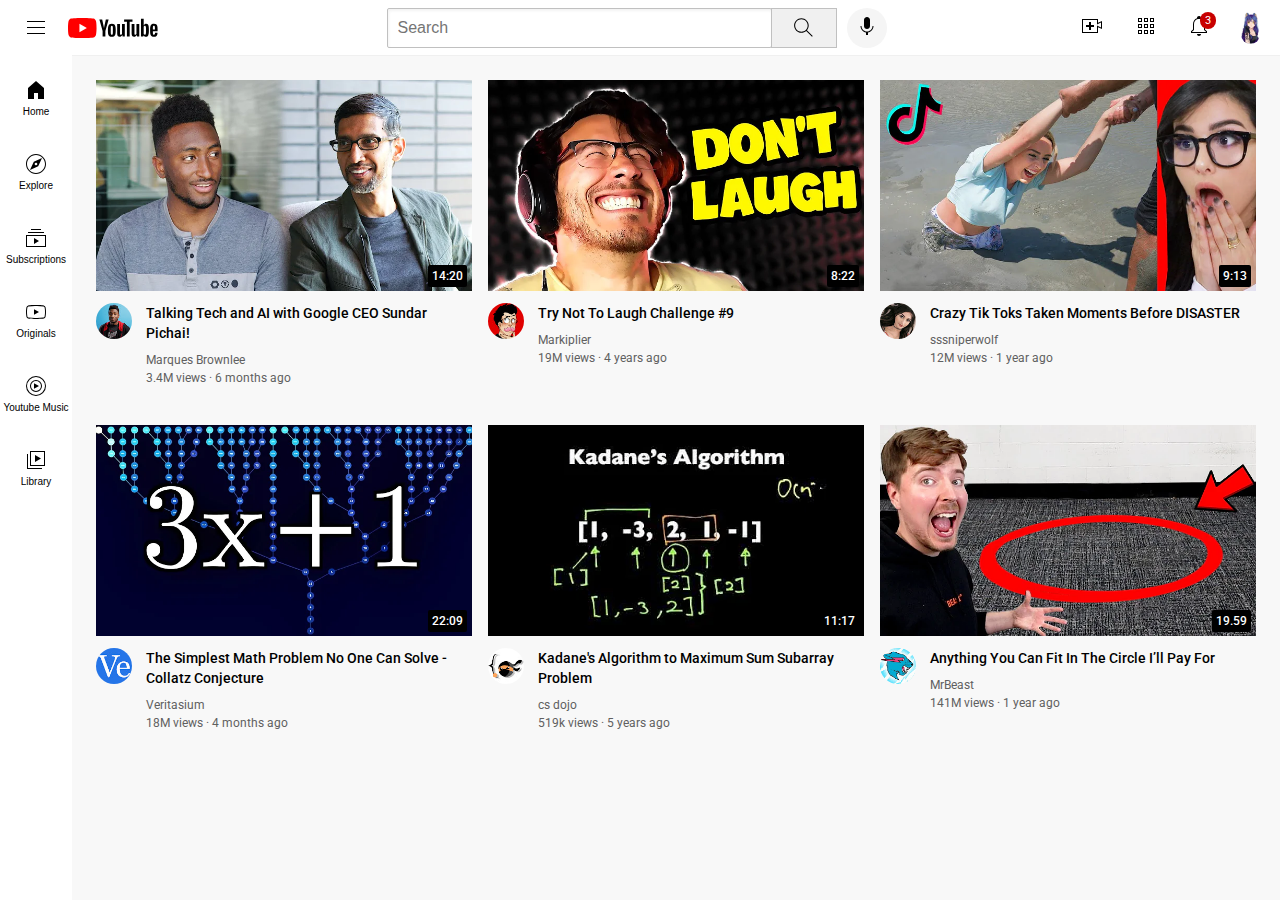
<file: index.html>
<!DOCTYPE html>
<html>
<head>
    <title>Youtube.com Clone</title>
    <link rel="preconnect" href="https://fonts.googleapis.com">
    <link rel="preconnect" href="https://fonts.gstatic.com" crossorigin>
    <link href="https://fonts.googleapis.com/css2?family=Roboto:wght@400;500;700&display=swap" rel="stylesheet">
    <link rel="stylesheet" href="styles/video.css">
    <link rel="stylesheet" href="styles/general.css">
    <link rel="stylesheet" href="styles/header.css">
    <link rel="stylesheet" href="styles/sidebar.css">
</head>
<body>
    <header class="header">
        <div class="left-section">
            <img class="hamburger-menu" src="icons/hamburger-menu.svg">
            <img class="youtube-logo" src="icons/youtube-logo.svg">
        </div>
        <div class="middle-section">
            <input class="search-bar" type="text" placeholder="Search">
            <button class="search-button">
                <img class="search-icon" src="icons/search.svg">
                <div class="tooltip">Search</div>
            </button>
            <button class="voice-search-button">
                <img class="voice-search-icon" src="icons/voice-search-icon.svg">
                <div class="tooltip">Search with your voice</div>
            </button>
        </div>
        <div class="right-section">
            <div class="upload-icon-container">
                <img class="upload-icon" src="icons/upload.svg">
                <div class="tooltip">Create</div>
            </div>
            <div class="apps-icon-container">
                <img class="youtube-apps-icon" src="icons/youtube-apps.svg">
                <div class="tooltip">Youtube Apps</div>
            </div>
            <div class="notifications-icon-container">
                <img class="notifications-icon" src="icons/notifications.svg">
                <div class="notifications-count">3</div>
                <div class="tooltip">notifications</div>
            </div>
            <img class="current-user-picture" src="channel-pictures/anime_girl_PNG5.png">
        </div>
    </header>

    <nav class="sidebar">
        <div class="sidebar-link">
            <img class="home-icon" src="icons/home.svg">
            <div>Home</div>
        </div>
        <div class="sidebar-link">
            <img class="explore-icon" src="icons/explore.svg">
            <div>Explore</div>
        </div>
        <div class="sidebar-link">
            <img src="icons/subscriptions.svg">
            <div>Subscriptions</div>
        </div>
        <div class="sidebar-link">
            <img src="icons/originals.svg">
            <div>Originals</div>
        </div>
        <div class="sidebar-link">
            <img src="icons/youtube-music.svg">
            <div>Youtube Music</div>
        </div>
        <div class="sidebar-link">
            <img src="icons/library.svg">
            <div>Library</div>
        </div>
    </nav>

    <main>
               <!-- mkbhd -->
    <div class="video-grid">
        <div class="video-preview">

            <div class="thumbnail-row">
                <a href="https://www.youtube.com/watch?v=n2RNcPRtAiY" target="blank_">
                    <img class="thumbnail" src="images/thumbnail-1.webp">
                </a>
              <div class="video-time">14:20</div>
            </div> 
      
            <div class="video-info-grid">
              <div class="channel-picture">
                <img class="profile-picture" src="channel-pictures/channel-1.jpeg">
              </div>
              <div class="channel-info">
                <p class="video-title">
                    <a class="video-link" href="https://www.youtube.com/watch?v=n2RNcPRtAiY">
                        Talking Tech and AI with Google CEO Sundar Pichai!
                    </a>
                </p>
                <p class="video-author">Marques Brownlee
                </p>
                <p class="video-stats">
                  3.4M views &#183; 6 months ago
              </div>
              </p>
            </div>
          </div>
            <!-- mark -->
          <div class="video-preview">
            <div class="thumbnail-row">
              <img class="thumbnail" src="images/thumbnail-2.webp">
              <div class="video-time">8:22</div>
            </div>
            <div class="video-info-grid">
              <div class="channel-picture">
                <img class="profile-picture" src="channel-pictures/channel-2.jpeg">
              </div>
              <div class="channel-info">
                <p class="video-title">
                  Try Not To Laugh Challenge #9
                </p>
                <p class="video-author">
                  Markiplier
                </p>
                <p class="video-stats">
                  19M views &#183; 4 years ago
                </p>
              </div>
            </div>
          </div>
          <!-- sssniper -->
          <div class="video-preview">
      
              <div class="thumbnail-row">
                <img class="thumbnail" src="images/thumbnail-3.webp">
                <div class="video-time">9:13</div>
              </div>
        
              <div class="video-info-grid">
                <div class="channel-picture">
                  <img class="profile-picture" src="channel-pictures/channel-3.jpeg">
                </div>
                <div class="channel-info">
                  <p class="video-title">
                    Crazy Tik Toks Taken Moments Before DISASTER
                  </p>
                  <p class="video-author">sssniperwolf
                  </p>
                  <p class="video-stats">
                    12M views &#183; 1 year ago
                </div>
                </p>
              </div>
            </div>
            <!-- math -->
            <div class="video-preview">
              <div class="thumbnail-row">
                <img class="thumbnail" src="images/thumbnail-4.webp">
                <div class="video-time">22:09</div>
              </div>
              <div class="video-info-grid">
                <div class="channel-picture">
                  <img class="profile-picture" src="channel-pictures/channel-4.jpeg">
                </div>
                <div class="channel-info">
                  <p class="video-title">
                    The Simplest Math Problem No One Can Solve - Collatz Conjecture
                  </p>
                  <p class="video-author">
                    Veritasium
                  </p>
                  <p class="video-stats">
                    18M views &#183; 4 months ago
                  </p>
                </div>
              </div>
            </div>
            <!-- csdojo -->
            <div class="video-preview">
      
              <div class="thumbnail-row">
                <img class="thumbnail" src="images/thumbnail-5.webp">
                <div class="video-time">11:17</div>
              </div>
        
              <div class="video-info-grid">
                <div class="channel-picture">
                  <img class="profile-picture" src="channel-pictures/channel-5.jpeg">
                </div>
                <div class="channel-info">
                  <p class="video-title">
                    Kadane's Algorithm to Maximum Sum Subarray Problem
                  </p>
                  <p class="video-author">cs dojo
                  </p>
                  <p class="video-stats">
                    519k views &#183; 5 years ago
                </div>
                </p>
              </div>
            </div>
            <!-- merbeast -->
            <div class="video-preview">
              <div class="thumbnail-row">
                <img class="thumbnail" src="images/thumbnail-6.webp">
                <div class="video-time">19.59</div>
              </div>
              <div class="video-info-grid">
                <div class="channel-picture">
                  <img class="profile-picture" src="channel-pictures/channel-6.jpeg">
                </div>
                <div class="channel-info">
                  <p class="video-title">
                    Anything You Can Fit In The Circle I’ll Pay For
                  </p>
                  <p class="video-author">
                    MrBeast
                  </p>
                  <p class="video-stats">
                    141M views &#183; 1 year ago
                  </p>
                </div>
              </div>
            </div>
    </div>
    </main>

 
  
</body>
</html>
</file>
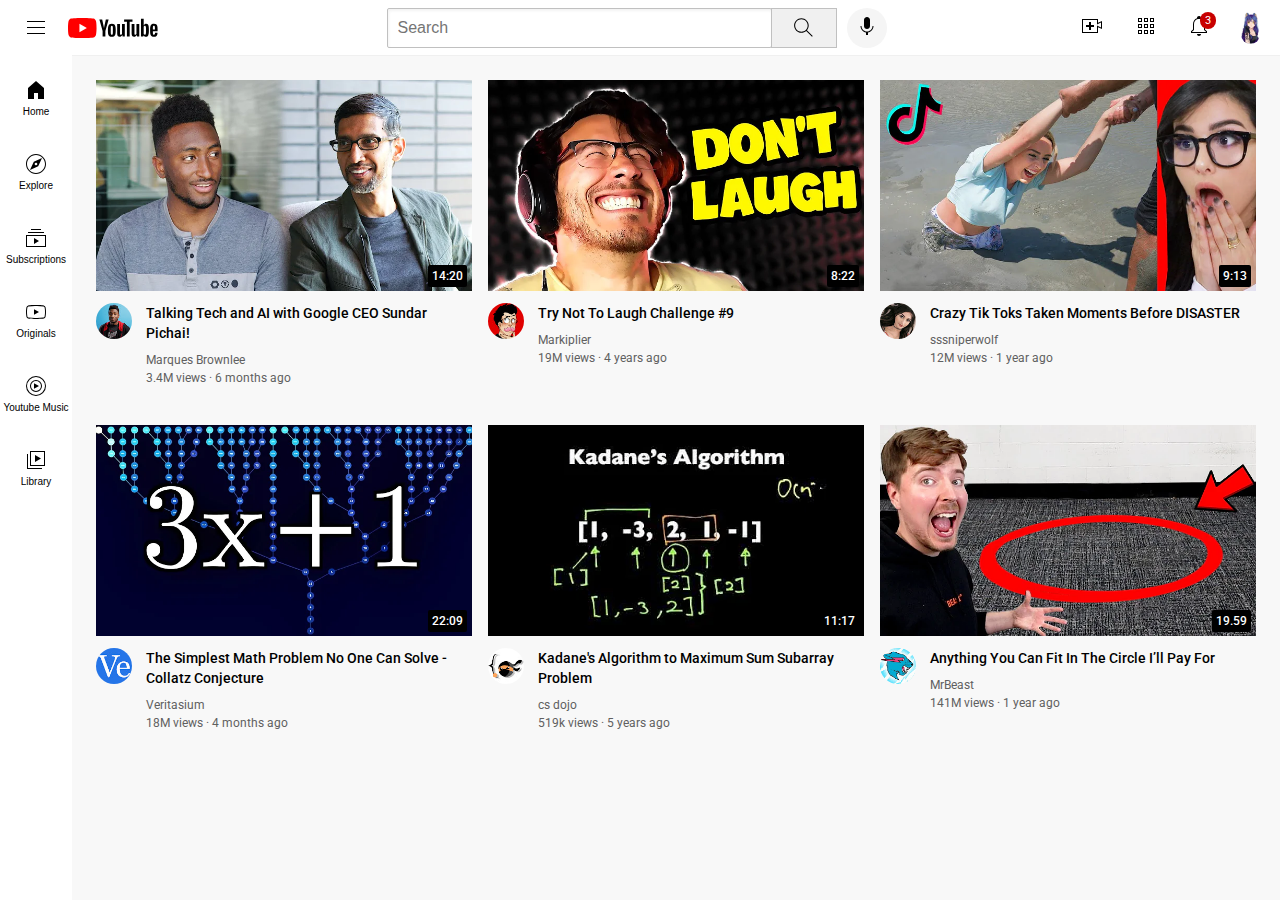
<file: youtube.html>
<!DOCTYPE html>
<html>
<head>
    <title>Youtube.com Clone</title>
    <link rel="preconnect" href="https://fonts.googleapis.com">
    <link rel="preconnect" href="https://fonts.gstatic.com" crossorigin>
    <link href="https://fonts.googleapis.com/css2?family=Roboto:wght@400;500;700&display=swap" rel="stylesheet">
    <link rel="stylesheet" href="styles/video.css">
    <link rel="stylesheet" href="styles/general.css">
    <link rel="stylesheet" href="styles/header.css">
    <link rel="stylesheet" href="styles/sidebar.css">
</head>
<body>
    <header class="header">
        <div class="left-section">
            <img class="hamburger-menu" src="icons/hamburger-menu.svg">
            <img class="youtube-logo" src="icons/youtube-logo.svg">
        </div>
        <div class="middle-section">
            <input class="search-bar" type="text" placeholder="Search">
            <button class="search-button">
                <img class="search-icon" src="icons/search.svg">
                <div class="tooltip">Search</div>
            </button>
            <button class="voice-search-button">
                <img class="voice-search-icon" src="icons/voice-search-icon.svg">
                <div class="tooltip">Search with your voice</div>
            </button>
        </div>
        <div class="right-section">
            <div class="upload-icon-container">
                <img class="upload-icon" src="icons/upload.svg">
                <div class="tooltip">Create</div>
            </div>
            <div class="apps-icon-container">
                <img class="youtube-apps-icon" src="icons/youtube-apps.svg">
                <div class="tooltip">Youtube Apps</div>
            </div>
            <div class="notifications-icon-container">
                <img class="notifications-icon" src="icons/notifications.svg">
                <div class="notifications-count">3</div>
                <div class="tooltip">notifications</div>
            </div>
            <img class="current-user-picture" src="channel-pictures/anime_girl_PNG5.png">
        </div>
    </header>

    <nav class="sidebar">
        <div class="sidebar-link">
            <img class="home-icon" src="icons/home.svg">
            <div>Home</div>
        </div>
        <div class="sidebar-link">
            <img class="explore-icon" src="icons/explore.svg">
            <div>Explore</div>
        </div>
        <div class="sidebar-link">
            <img src="icons/subscriptions.svg">
            <div>Subscriptions</div>
        </div>
        <div class="sidebar-link">
            <img src="icons/originals.svg">
            <div>Originals</div>
        </div>
        <div class="sidebar-link">
            <img src="icons/youtube-music.svg">
            <div>Youtube Music</div>
        </div>
        <div class="sidebar-link">
            <img src="icons/library.svg">
            <div>Library</div>
        </div>
    </nav>

    <main>
               <!-- mkbhd -->
    <div class="video-grid">
        <div class="video-preview">

            <div class="thumbnail-row">
                <a href="https://www.youtube.com/watch?v=n2RNcPRtAiY" target="blank_">
                    <img class="thumbnail" src="images/thumbnail-1.webp">
                </a>
              <div class="video-time">14:20</div>
            </div> 
      
            <div class="video-info-grid">
              <div class="channel-picture">
                <img class="profile-picture" src="channel-pictures/channel-1.jpeg">
              </div>
              <div class="channel-info">
                <p class="video-title">
                    <a class="video-link" href="https://www.youtube.com/watch?v=n2RNcPRtAiY">
                        Talking Tech and AI with Google CEO Sundar Pichai!
                    </a>
                </p>
                <p class="video-author">Marques Brownlee
                </p>
                <p class="video-stats">
                  3.4M views &#183; 6 months ago
              </div>
              </p>
            </div>
          </div>
            <!-- mark -->
          <div class="video-preview">
            <div class="thumbnail-row">
              <img class="thumbnail" src="images/thumbnail-2.webp">
              <div class="video-time">8:22</div>
            </div>
            <div class="video-info-grid">
              <div class="channel-picture">
                <img class="profile-picture" src="channel-pictures/channel-2.jpeg">
              </div>
              <div class="channel-info">
                <p class="video-title">
                  Try Not To Laugh Challenge #9
                </p>
                <p class="video-author">
                  Markiplier
                </p>
                <p class="video-stats">
                  19M views &#183; 4 years ago
                </p>
              </div>
            </div>
          </div>
          <!-- sssniper -->
          <div class="video-preview">
      
              <div class="thumbnail-row">
                <img class="thumbnail" src="images/thumbnail-3.webp">
                <div class="video-time">9:13</div>
              </div>
        
              <div class="video-info-grid">
                <div class="channel-picture">
                  <img class="profile-picture" src="channel-pictures/channel-3.jpeg">
                </div>
                <div class="channel-info">
                  <p class="video-title">
                    Crazy Tik Toks Taken Moments Before DISASTER
                  </p>
                  <p class="video-author">sssniperwolf
                  </p>
                  <p class="video-stats">
                    12M views &#183; 1 year ago
                </div>
                </p>
              </div>
            </div>
            <!-- math -->
            <div class="video-preview">
              <div class="thumbnail-row">
                <img class="thumbnail" src="images/thumbnail-4.webp">
                <div class="video-time">22:09</div>
              </div>
              <div class="video-info-grid">
                <div class="channel-picture">
                  <img class="profile-picture" src="channel-pictures/channel-4.jpeg">
                </div>
                <div class="channel-info">
                  <p class="video-title">
                    The Simplest Math Problem No One Can Solve - Collatz Conjecture
                  </p>
                  <p class="video-author">
                    Veritasium
                  </p>
                  <p class="video-stats">
                    18M views &#183; 4 months ago
                  </p>
                </div>
              </div>
            </div>
            <!-- csdojo -->
            <div class="video-preview">
      
              <div class="thumbnail-row">
                <img class="thumbnail" src="images/thumbnail-5.webp">
                <div class="video-time">11:17</div>
              </div>
        
              <div class="video-info-grid">
                <div class="channel-picture">
                  <img class="profile-picture" src="channel-pictures/channel-5.jpeg">
                </div>
                <div class="channel-info">
                  <p class="video-title">
                    Kadane's Algorithm to Maximum Sum Subarray Problem
                  </p>
                  <p class="video-author">cs dojo
                  </p>
                  <p class="video-stats">
                    519k views &#183; 5 years ago
                </div>
                </p>
              </div>
            </div>
            <!-- merbeast -->
            <div class="video-preview">
              <div class="thumbnail-row">
                <img class="thumbnail" src="images/thumbnail-6.webp">
                <div class="video-time">19.59</div>
              </div>
              <div class="video-info-grid">
                <div class="channel-picture">
                  <img class="profile-picture" src="channel-pictures/channel-6.jpeg">
                </div>
                <div class="channel-info">
                  <p class="video-title">
                    Anything You Can Fit In The Circle I’ll Pay For
                  </p>
                  <p class="video-author">
                    MrBeast
                  </p>
                  <p class="video-stats">
                    141M views &#183; 1 year ago
                  </p>
                </div>
              </div>
            </div>
    </div>
    </main>

 
  
</body>
</html>
</file>
<file: styles/video.css>
.thumbnail {
      width: 100%;
  }



  .video-title {
    margin: 0;
    font-size: 14px;
    font-weight: 500;
    line-height: 20px;
    margin-bottom: 10px;
  }

  .video-link {
    text-decoration: none;
    color: black;
  }

  .video-info-grid {
    display: grid;
    grid-template-columns: 50px 1fr;
  }

  .channel-picture {}

  .channel-info {}

  .profile-picture {
    width: 36px;
    border-radius: 50px;
  }

  .thumbnail-row {
    margin-bottom: 8px;
    position: relative;
  }

  .video-author,
  .video-stats {
    font-size: 12px;
    color: rgb(96, 96, 96);
  }

  .video-author {
    margin-bottom: 4px;
  }

  .video-grid{
    font-family: roboto,arial;
      display: grid;
      grid-template-columns: 1fr 1fr 1fr;
      column-gap: 16px;
      row-gap: 40px;
  }

  @media (max-width: 700px) {
    .video-grid {
      grid-template-columns: 1fr 1fr;
    }
  }

  @media (min-width: 751px) and (max-width: 999px) {
    .video-grid{
      grid-template-columns: 1fr 1fr 1fr;
    }
  }


  
  .video-time {
    font-size: 12px;
    font-weight: 500;
    padding: 4px;
    border-radius: 2px;
    background-color: black;
    color: white;
    position: absolute;
    bottom: 8px;
    right: 5px;
  }
</file>
<file: styles/general.css>
p {
    font-family: roboto,arial;
    margin-top: 0;
    margin-bottom: 0;
  }

  body {
      margin: 0;
      padding-top: 80px;
      padding-left: 96px;      
      padding-right: 24px;
      background-color: rgb(248, 248, 248);
      font-family: roboto,arial;
  }

  html{
    scroll-behavior: smooth;
  }
</file>
<file: styles/header.css>
.header {
    height: 55px;

    display: flex;
    flex-direction: row;
    justify-content: space-between;

    position: fixed;
    top: 0;
    left: 0;
    right: 0;

    background-color: white;
    border-bottom-width: 1px;
    border-bottom-style: solid;
    border-bottom-color: rgb(240, 240, 240);

    z-index: 100;
}

.left-section {
    display: flex;
    align-items: center;
}

.hamburger-menu {
    height: 24px;
    margin-left: 24px;
    margin-right: 20px;
}

.youtube-logo {
    height: 20px;
}

.middle-section {
    flex: 1;
    margin-left: 70px;
    margin-right: 35px;
    max-width: 500px;
    display: flex;
    align-items: center;
}

.search-bar {
    flex: 1;
    height: 36px;
    padding-left: 10px;
    font-size: 16px;
    border-radius: 2px;
    border: 1px solid rgb(192, 192, 192);
    box-shadow: inset 1px 2px 3px rgba(0, 0, 0, 0.05);
    width: 0;
}

.search-bar::placeholder {
    font-size: 16px;
}

.search-button {
    height: 40px;
    width: 66px;
    background-color: rgb(240, 240, 240);
    border-width: 1px;
    border-style: solid;
    border-color: rgb(192, 192, 192);
    margin-left: -1px;
    margin-right: 10px;
}

.search-button, 
.voice-search-button
.upload-icon-container
.notifications-icon-container
.apps-icon-container {
    display: flex;
    position: relative;
    justify-content: center;
    align-items: center;
}

.search-button .tooltip,
.voice-search-button .tooltip,
.upload-icon-container .tooltip,
.notifications-icon-container .tooltip,
.apps-icon-container .tooltip{
    position: absolute;
    background-color: gray;
    color: white;
    padding-top: 4px;
    padding-bottom: 4px;
    padding-left: 8px;
    padding-right: 8px;
    border-radius: 2px;
    font-size: 12px;
    bottom: -30px;
    opacity: 0;
    transition: opacity 0.15s;
    pointer-events: none;
    white-space: nowrap;
}

.search-button:hover .tooltip,
.voice-search-button:hover .tooltip,
.upload-icon-container:hover .tooltip,
.notifications-icon-container:hover .tooltip,
.apps-icon-container:hover .tooltip{
    opacity: 1;
}

.search-icon {
    height: 25px;
}

.voice-search-button {
    height: 40px;
    width: 40px;
    border-radius: 20px;
    border: none;
    background-color: rgb(245, 245, 245);
}

.voice-search-icon {
    height: 24px;
}

.right-section {
    width: 180px;
    margin-right: 20px;
    display: flex;
    align-items: center;
    justify-content: space-between;
    flex-shrink: 0;
}

.upload-icon {
    height: 24px;
}

.youtube-apps-icon {
    height: 24px;
}

.notifications-icon {
    height: 24px;
}

.notifications-icon-container {
    position: relative;
}

.notifications-count {
    position: absolute;
    top: -2px;
    right: -5px;
    background-color: rgb(200, 0, 0);
    color: white;
    font-size: 11px;
    padding-left: 5px;
    padding-right: 5px;
    padding-top: 2px;
    padding-bottom: 2px;
    border-radius: 10px;
}

.current-user-picture {
    height: 32px;
    border-radius: 16px;
}
</file>
<file: styles/sidebar.css>
.sidebar {
    position: fixed;
    left: 0;
    bottom: 0;
    top: 55px;
    background-color: white;
    width: 72px;
    z-index: 200;
    padding-top: 5px;
}

.sidebar-link {
    height: 74px;
    display: flex;
    justify-content: center;
    align-items: center;
    flex-direction: column;
    cursor: pointer;
}

.sidebar-link:hover {
    background-color: rgb(236, 236, 236);
}

.sidebar-link img {
    height: 24px;
    margin-bottom: 4px;
}

.sidebar-link div {
    font-family: robot,arial;
    font-size: 10px;
}
</file>
